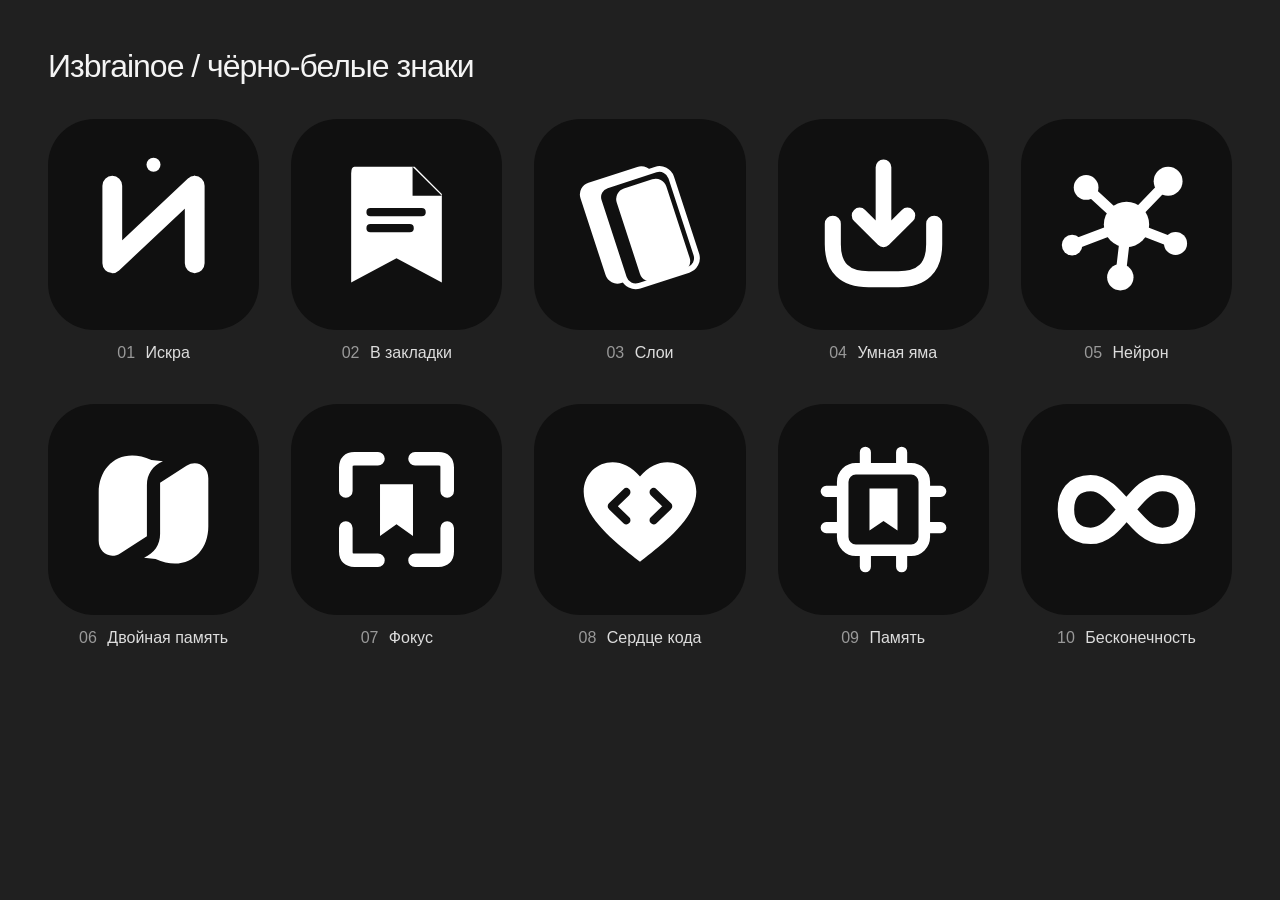
<file: assets/logo-concepts/preview.html>
<!doctype html><meta charset="utf-8"><style>body{margin:0;background:#202020;color:#f4f4f4;font:16px -apple-system,BlinkMacSystemFont,sans-serif;padding:48px}h1{font-size:32px;font-weight:500;margin:0 0 34px;letter-spacing:-1px}.grid{display:grid;grid-template-columns:repeat(5,1fr);gap:42px 32px}.logo{text-align:center}.logo img{width:100%;max-width:224px;display:block;margin:auto}.label{margin-top:14px;color:#ddd;font-size:16px}.num{color:#999;margin-right:6px}</style><h1>Изbrainое / чёрно-белые знаки</h1><div class="grid"><div class="logo"><img src="logo-01.svg"><div class="label"><span class="num">01</span> Искра</div></div><div class="logo"><img src="logo-02.svg"><div class="label"><span class="num">02</span> В закладки</div></div><div class="logo"><img src="logo-03.svg"><div class="label"><span class="num">03</span> Слои</div></div><div class="logo"><img src="logo-04.svg"><div class="label"><span class="num">04</span> Умная яма</div></div><div class="logo"><img src="logo-05.svg"><div class="label"><span class="num">05</span> Нейрон</div></div><div class="logo"><img src="logo-06.svg"><div class="label"><span class="num">06</span> Двойная память</div></div><div class="logo"><img src="logo-07.svg"><div class="label"><span class="num">07</span> Фокус</div></div><div class="logo"><img src="logo-08.svg"><div class="label"><span class="num">08</span> Сердце кода</div></div><div class="logo"><img src="logo-09.svg"><div class="label"><span class="num">09</span> Память</div></div><div class="logo"><img src="logo-10.svg"><div class="label"><span class="num">10</span> Бесконечность</div></div></div>
</file>
